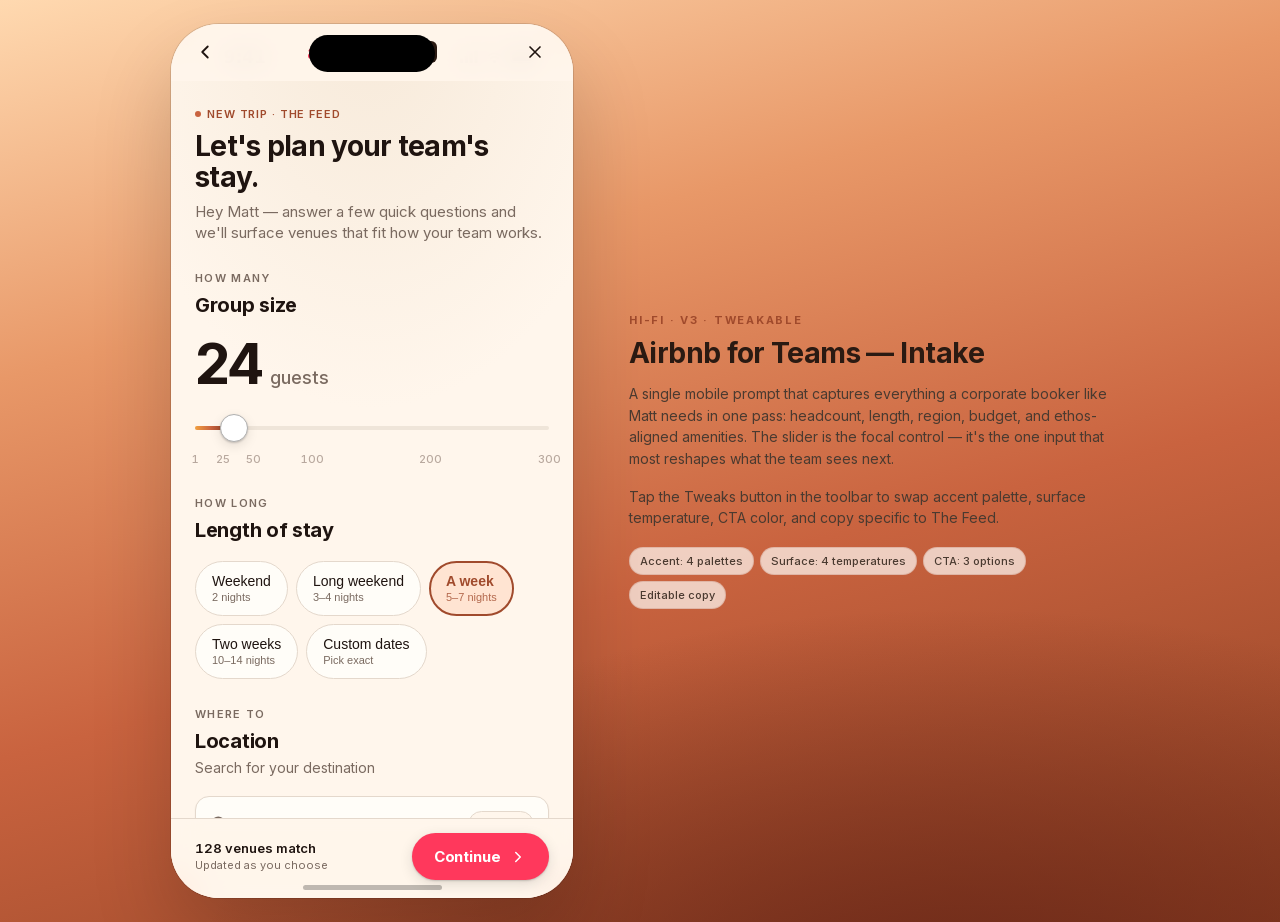
<file: airbnb-for-teams/index.html>
<!DOCTYPE html>
<html lang="en">
<head>
  <meta charset="utf-8" />
  <meta name="viewport" content="width=device-width, initial-scale=1" />
  <title>Airbnb for Teams · Intake</title>

  <!-- Self-hosted Inter + app styles -->
  <link rel="stylesheet" href="css/fonts.css" />
  <link rel="stylesheet" href="css/app.css" />

  <!-- Vendored libraries (exact versions from the original bundle; run offline) -->
  <script src="vendor/lucide.js"></script>
  <script src="vendor/react.development.js"></script>
  <script src="vendor/react-dom.development.js"></script>
  <script src="vendor/babel.standalone.js"></script>
</head>
<body>
  <div id="root"></div>

  <!-- Image registry, must load before the app source that reads window.__resources -->
  <script src="resources.js"></script>

  <!-- App source (JSX, transformed in-browser by Babel). Order matters:
       shared components are defined first; intake.jsx mounts the app. -->
  <script type="text/babel" src="src/ios-device.jsx"></script>
  <script type="text/babel" src="src/tweaks-panel.jsx"></script>
  <script type="text/babel" src="src/intake.jsx"></script>
  <script type="text/babel" src="src/results.jsx"></script>
</body>
</html>
</file>
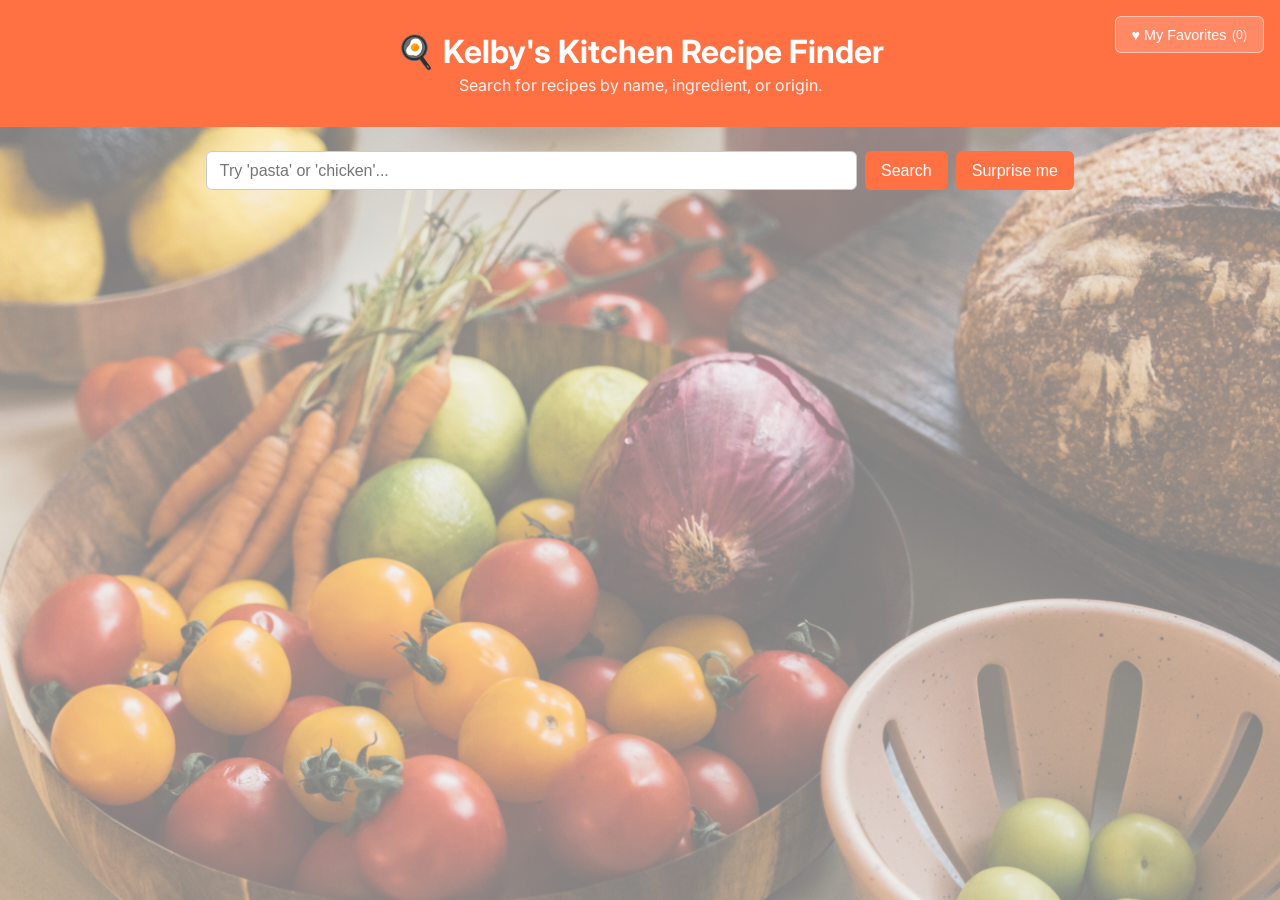
<file: Claude Recipe/index.html>
<!DOCTYPE html>
<html lang="en">
<head>
  <meta charset="UTF-8" />
  <meta name="viewport" content="width=device-width, initial-scale=1.0" />
  <title>Recipe Finder</title>
  <link rel="preconnect" href="https://fonts.googleapis.com" />
  <link rel="preconnect" href="https://fonts.gstatic.com" crossorigin />
  <link href="https://fonts.googleapis.com/css2?family=Inter:wght@400;500;600;700&display=swap" rel="stylesheet" />
  <link rel="stylesheet" href="style.css" />
</head>
<body>
  <header>
    <button id="favorites-btn" class="favorites-btn" aria-label="View my favorites">
      ♥ My Favorites <span id="favorites-count">(0)</span>
    </button>
    <h1>🍳 Kelby's Kitchen Recipe Finder</h1>
    <p>Search for recipes by name, ingredient, or origin.</p>
  </header>

  <main>
    <!-- Search controls -->
    <section class="controls">
      <input id="search-input" type="text" placeholder="Try 'pasta' or 'chicken'..." />
      <button id="search-btn">Search</button>
      <button id="surprise-btn">Surprise me</button>
    </section>

    <!-- Saved favorites. Hidden until the user opens "My Favorites". -->
    <section id="favorites" class="favorites" hidden>
      <h2>My Favorites</h2>
      <div id="favorites-grid" class="results"></div>
    </section>

    <!-- Suggestions appear here after the first search. Hidden until then. -->
    <section id="suggestions" class="suggestions" hidden>
      <h2 id="suggestions-title">Suggested for you</h2>
      <div id="suggestions-grid" class="results"></div>
    </section>

    <!-- Search results will be injected here by JavaScript -->
    <section id="results" class="results"></section>
  </main>

  <!-- The full-recipe panel. Starts hidden; JS reveals it when a card is clicked.
       It can be docked (right), fullscreen, or minimized to a tab below. -->
  <aside id="recipe-panel" class="recipe-panel" hidden>
    <div class="panel-toolbar">
      <button id="panel-fullscreen" title="Toggle full screen">⤢</button>
      <button id="panel-minimize" title="Minimize">—</button>
      <button id="panel-close" title="Close">✕</button>
    </div>
    <div id="panel-content" class="panel-content"></div>
  </aside>

  <!-- Minimized recipes live here as tabs (LinkedIn-style), max 5. -->
  <div id="min-tray" class="min-tray"></div>

  <script src="script.js"></script>
</body>
</html>
</file>
<file: airbnb-for-teams/css/fonts.css>
/* cyrillic-ext */
@font-face {
  font-family: 'Inter';
  font-style: normal;
  font-weight: 400;
  font-display: swap;
  src: url("../assets/fonts/e7ab662f-303e-4e3a-8a1b-7a45aceaa689.woff2") format('woff2');
  unicode-range: U+0460-052F, U+1C80-1C8A, U+20B4, U+2DE0-2DFF, U+A640-A69F, U+FE2E-FE2F;
}
/* cyrillic */
@font-face {
  font-family: 'Inter';
  font-style: normal;
  font-weight: 400;
  font-display: swap;
  src: url("../assets/fonts/0805dc49-d5e9-4986-9e02-6c22b9257687.woff2") format('woff2');
  unicode-range: U+0301, U+0400-045F, U+0490-0491, U+04B0-04B1, U+2116;
}
/* greek-ext */
@font-face {
  font-family: 'Inter';
  font-style: normal;
  font-weight: 400;
  font-display: swap;
  src: url("../assets/fonts/2da178cf-9687-404d-bc00-9e70038fc8e7.woff2") format('woff2');
  unicode-range: U+1F00-1FFF;
}
/* greek */
@font-face {
  font-family: 'Inter';
  font-style: normal;
  font-weight: 400;
  font-display: swap;
  src: url("../assets/fonts/46f40cbf-9b31-4c74-ab98-2c0df5e0f033.woff2") format('woff2');
  unicode-range: U+0370-0377, U+037A-037F, U+0384-038A, U+038C, U+038E-03A1, U+03A3-03FF;
}
/* vietnamese */
@font-face {
  font-family: 'Inter';
  font-style: normal;
  font-weight: 400;
  font-display: swap;
  src: url("../assets/fonts/9a3a97b7-56a4-4a21-b585-9a3e017c01bc.woff2") format('woff2');
  unicode-range: U+0102-0103, U+0110-0111, U+0128-0129, U+0168-0169, U+01A0-01A1, U+01AF-01B0, U+0300-0301, U+0303-0304, U+0308-0309, U+0323, U+0329, U+1EA0-1EF9, U+20AB;
}
/* latin-ext */
@font-face {
  font-family: 'Inter';
  font-style: normal;
  font-weight: 400;
  font-display: swap;
  src: url("../assets/fonts/9c7a17d1-f5f1-4b01-b59e-63bbc947c928.woff2") format('woff2');
  unicode-range: U+0100-02BA, U+02BD-02C5, U+02C7-02CC, U+02CE-02D7, U+02DD-02FF, U+0304, U+0308, U+0329, U+1D00-1DBF, U+1E00-1E9F, U+1EF2-1EFF, U+2020, U+20A0-20AB, U+20AD-20C0, U+2113, U+2C60-2C7F, U+A720-A7FF;
}
/* latin */
@font-face {
  font-family: 'Inter';
  font-style: normal;
  font-weight: 400;
  font-display: swap;
  src: url("../assets/fonts/c3c7fbcd-0c28-435d-b5f3-9c5204b5d983.woff2") format('woff2');
  unicode-range: U+0000-00FF, U+0131, U+0152-0153, U+02BB-02BC, U+02C6, U+02DA, U+02DC, U+0304, U+0308, U+0329, U+2000-206F, U+20AC, U+2122, U+2191, U+2193, U+2212, U+2215, U+FEFF, U+FFFD;
}
/* cyrillic-ext */
@font-face {
  font-family: 'Inter';
  font-style: normal;
  font-weight: 500;
  font-display: swap;
  src: url("../assets/fonts/e7ab662f-303e-4e3a-8a1b-7a45aceaa689.woff2") format('woff2');
  unicode-range: U+0460-052F, U+1C80-1C8A, U+20B4, U+2DE0-2DFF, U+A640-A69F, U+FE2E-FE2F;
}
/* cyrillic */
@font-face {
  font-family: 'Inter';
  font-style: normal;
  font-weight: 500;
  font-display: swap;
  src: url("../assets/fonts/0805dc49-d5e9-4986-9e02-6c22b9257687.woff2") format('woff2');
  unicode-range: U+0301, U+0400-045F, U+0490-0491, U+04B0-04B1, U+2116;
}
/* greek-ext */
@font-face {
  font-family: 'Inter';
  font-style: normal;
  font-weight: 500;
  font-display: swap;
  src: url("../assets/fonts/2da178cf-9687-404d-bc00-9e70038fc8e7.woff2") format('woff2');
  unicode-range: U+1F00-1FFF;
}
/* greek */
@font-face {
  font-family: 'Inter';
  font-style: normal;
  font-weight: 500;
  font-display: swap;
  src: url("../assets/fonts/46f40cbf-9b31-4c74-ab98-2c0df5e0f033.woff2") format('woff2');
  unicode-range: U+0370-0377, U+037A-037F, U+0384-038A, U+038C, U+038E-03A1, U+03A3-03FF;
}
/* vietnamese */
@font-face {
  font-family: 'Inter';
  font-style: normal;
  font-weight: 500;
  font-display: swap;
  src: url("../assets/fonts/9a3a97b7-56a4-4a21-b585-9a3e017c01bc.woff2") format('woff2');
  unicode-range: U+0102-0103, U+0110-0111, U+0128-0129, U+0168-0169, U+01A0-01A1, U+01AF-01B0, U+0300-0301, U+0303-0304, U+0308-0309, U+0323, U+0329, U+1EA0-1EF9, U+20AB;
}
/* latin-ext */
@font-face {
  font-family: 'Inter';
  font-style: normal;
  font-weight: 500;
  font-display: swap;
  src: url("../assets/fonts/9c7a17d1-f5f1-4b01-b59e-63bbc947c928.woff2") format('woff2');
  unicode-range: U+0100-02BA, U+02BD-02C5, U+02C7-02CC, U+02CE-02D7, U+02DD-02FF, U+0304, U+0308, U+0329, U+1D00-1DBF, U+1E00-1E9F, U+1EF2-1EFF, U+2020, U+20A0-20AB, U+20AD-20C0, U+2113, U+2C60-2C7F, U+A720-A7FF;
}
/* latin */
@font-face {
  font-family: 'Inter';
  font-style: normal;
  font-weight: 500;
  font-display: swap;
  src: url("../assets/fonts/c3c7fbcd-0c28-435d-b5f3-9c5204b5d983.woff2") format('woff2');
  unicode-range: U+0000-00FF, U+0131, U+0152-0153, U+02BB-02BC, U+02C6, U+02DA, U+02DC, U+0304, U+0308, U+0329, U+2000-206F, U+20AC, U+2122, U+2191, U+2193, U+2212, U+2215, U+FEFF, U+FFFD;
}
/* cyrillic-ext */
@font-face {
  font-family: 'Inter';
  font-style: normal;
  font-weight: 600;
  font-display: swap;
  src: url("../assets/fonts/e7ab662f-303e-4e3a-8a1b-7a45aceaa689.woff2") format('woff2');
  unicode-range: U+0460-052F, U+1C80-1C8A, U+20B4, U+2DE0-2DFF, U+A640-A69F, U+FE2E-FE2F;
}
/* cyrillic */
@font-face {
  font-family: 'Inter';
  font-style: normal;
  font-weight: 600;
  font-display: swap;
  src: url("../assets/fonts/0805dc49-d5e9-4986-9e02-6c22b9257687.woff2") format('woff2');
  unicode-range: U+0301, U+0400-045F, U+0490-0491, U+04B0-04B1, U+2116;
}
/* greek-ext */
@font-face {
  font-family: 'Inter';
  font-style: normal;
  font-weight: 600;
  font-display: swap;
  src: url("../assets/fonts/2da178cf-9687-404d-bc00-9e70038fc8e7.woff2") format('woff2');
  unicode-range: U+1F00-1FFF;
}
/* greek */
@font-face {
  font-family: 'Inter';
  font-style: normal;
  font-weight: 600;
  font-display: swap;
  src: url("../assets/fonts/46f40cbf-9b31-4c74-ab98-2c0df5e0f033.woff2") format('woff2');
  unicode-range: U+0370-0377, U+037A-037F, U+0384-038A, U+038C, U+038E-03A1, U+03A3-03FF;
}
/* vietnamese */
@font-face {
  font-family: 'Inter';
  font-style: normal;
  font-weight: 600;
  font-display: swap;
  src: url("../assets/fonts/9a3a97b7-56a4-4a21-b585-9a3e017c01bc.woff2") format('woff2');
  unicode-range: U+0102-0103, U+0110-0111, U+0128-0129, U+0168-0169, U+01A0-01A1, U+01AF-01B0, U+0300-0301, U+0303-0304, U+0308-0309, U+0323, U+0329, U+1EA0-1EF9, U+20AB;
}
/* latin-ext */
@font-face {
  font-family: 'Inter';
  font-style: normal;
  font-weight: 600;
  font-display: swap;
  src: url("../assets/fonts/9c7a17d1-f5f1-4b01-b59e-63bbc947c928.woff2") format('woff2');
  unicode-range: U+0100-02BA, U+02BD-02C5, U+02C7-02CC, U+02CE-02D7, U+02DD-02FF, U+0304, U+0308, U+0329, U+1D00-1DBF, U+1E00-1E9F, U+1EF2-1EFF, U+2020, U+20A0-20AB, U+20AD-20C0, U+2113, U+2C60-2C7F, U+A720-A7FF;
}
/* latin */
@font-face {
  font-family: 'Inter';
  font-style: normal;
  font-weight: 600;
  font-display: swap;
  src: url("../assets/fonts/c3c7fbcd-0c28-435d-b5f3-9c5204b5d983.woff2") format('woff2');
  unicode-range: U+0000-00FF, U+0131, U+0152-0153, U+02BB-02BC, U+02C6, U+02DA, U+02DC, U+0304, U+0308, U+0329, U+2000-206F, U+20AC, U+2122, U+2191, U+2193, U+2212, U+2215, U+FEFF, U+FFFD;
}
/* cyrillic-ext */
@font-face {
  font-family: 'Inter';
  font-style: normal;
  font-weight: 700;
  font-display: swap;
  src: url("../assets/fonts/e7ab662f-303e-4e3a-8a1b-7a45aceaa689.woff2") format('woff2');
  unicode-range: U+0460-052F, U+1C80-1C8A, U+20B4, U+2DE0-2DFF, U+A640-A69F, U+FE2E-FE2F;
}
/* cyrillic */
@font-face {
  font-family: 'Inter';
  font-style: normal;
  font-weight: 700;
  font-display: swap;
  src: url("../assets/fonts/0805dc49-d5e9-4986-9e02-6c22b9257687.woff2") format('woff2');
  unicode-range: U+0301, U+0400-045F, U+0490-0491, U+04B0-04B1, U+2116;
}
/* greek-ext */
@font-face {
  font-family: 'Inter';
  font-style: normal;
  font-weight: 700;
  font-display: swap;
  src: url("../assets/fonts/2da178cf-9687-404d-bc00-9e70038fc8e7.woff2") format('woff2');
  unicode-range: U+1F00-1FFF;
}
/* greek */
@font-face {
  font-family: 'Inter';
  font-style: normal;
  font-weight: 700;
  font-display: swap;
  src: url("../assets/fonts/46f40cbf-9b31-4c74-ab98-2c0df5e0f033.woff2") format('woff2');
  unicode-range: U+0370-0377, U+037A-037F, U+0384-038A, U+038C, U+038E-03A1, U+03A3-03FF;
}
/* vietnamese */
@font-face {
  font-family: 'Inter';
  font-style: normal;
  font-weight: 700;
  font-display: swap;
  src: url("../assets/fonts/9a3a97b7-56a4-4a21-b585-9a3e017c01bc.woff2") format('woff2');
  unicode-range: U+0102-0103, U+0110-0111, U+0128-0129, U+0168-0169, U+01A0-01A1, U+01AF-01B0, U+0300-0301, U+0303-0304, U+0308-0309, U+0323, U+0329, U+1EA0-1EF9, U+20AB;
}
/* latin-ext */
@font-face {
  font-family: 'Inter';
  font-style: normal;
  font-weight: 700;
  font-display: swap;
  src: url("../assets/fonts/9c7a17d1-f5f1-4b01-b59e-63bbc947c928.woff2") format('woff2');
  unicode-range: U+0100-02BA, U+02BD-02C5, U+02C7-02CC, U+02CE-02D7, U+02DD-02FF, U+0304, U+0308, U+0329, U+1D00-1DBF, U+1E00-1E9F, U+1EF2-1EFF, U+2020, U+20A0-20AB, U+20AD-20C0, U+2113, U+2C60-2C7F, U+A720-A7FF;
}
/* latin */
@font-face {
  font-family: 'Inter';
  font-style: normal;
  font-weight: 700;
  font-display: swap;
  src: url("../assets/fonts/c3c7fbcd-0c28-435d-b5f3-9c5204b5d983.woff2") format('woff2');
  unicode-range: U+0000-00FF, U+0131, U+0152-0153, U+02BB-02BC, U+02C6, U+02DA, U+02DC, U+0304, U+0308, U+0329, U+2000-206F, U+20AC, U+2122, U+2191, U+2193, U+2212, U+2215, U+FEFF, U+FFFD;
}
/* cyrillic-ext */
@font-face {
  font-family: 'Inter';
  font-style: normal;
  font-weight: 800;
  font-display: swap;
  src: url("../assets/fonts/e7ab662f-303e-4e3a-8a1b-7a45aceaa689.woff2") format('woff2');
  unicode-range: U+0460-052F, U+1C80-1C8A, U+20B4, U+2DE0-2DFF, U+A640-A69F, U+FE2E-FE2F;
}
/* cyrillic */
@font-face {
  font-family: 'Inter';
  font-style: normal;
  font-weight: 800;
  font-display: swap;
  src: url("../assets/fonts/0805dc49-d5e9-4986-9e02-6c22b9257687.woff2") format('woff2');
  unicode-range: U+0301, U+0400-045F, U+0490-0491, U+04B0-04B1, U+2116;
}
/* greek-ext */
@font-face {
  font-family: 'Inter';
  font-style: normal;
  font-weight: 800;
  font-display: swap;
  src: url("../assets/fonts/2da178cf-9687-404d-bc00-9e70038fc8e7.woff2") format('woff2');
  unicode-range: U+1F00-1FFF;
}
/* greek */
@font-face {
  font-family: 'Inter';
  font-style: normal;
  font-weight: 800;
  font-display: swap;
  src: url("../assets/fonts/46f40cbf-9b31-4c74-ab98-2c0df5e0f033.woff2") format('woff2');
  unicode-range: U+0370-0377, U+037A-037F, U+0384-038A, U+038C, U+038E-03A1, U+03A3-03FF;
}
/* vietnamese */
@font-face {
  font-family: 'Inter';
  font-style: normal;
  font-weight: 800;
  font-display: swap;
  src: url("../assets/fonts/9a3a97b7-56a4-4a21-b585-9a3e017c01bc.woff2") format('woff2');
  unicode-range: U+0102-0103, U+0110-0111, U+0128-0129, U+0168-0169, U+01A0-01A1, U+01AF-01B0, U+0300-0301, U+0303-0304, U+0308-0309, U+0323, U+0329, U+1EA0-1EF9, U+20AB;
}
/* latin-ext */
@font-face {
  font-family: 'Inter';
  font-style: normal;
  font-weight: 800;
  font-display: swap;
  src: url("../assets/fonts/9c7a17d1-f5f1-4b01-b59e-63bbc947c928.woff2") format('woff2');
  unicode-range: U+0100-02BA, U+02BD-02C5, U+02C7-02CC, U+02CE-02D7, U+02DD-02FF, U+0304, U+0308, U+0329, U+1D00-1DBF, U+1E00-1E9F, U+1EF2-1EFF, U+2020, U+20A0-20AB, U+20AD-20C0, U+2113, U+2C60-2C7F, U+A720-A7FF;
}
/* latin */
@font-face {
  font-family: 'Inter';
  font-style: normal;
  font-weight: 800;
  font-display: swap;
  src: url("../assets/fonts/c3c7fbcd-0c28-435d-b5f3-9c5204b5d983.woff2") format('woff2');
  unicode-range: U+0000-00FF, U+0131, U+0152-0153, U+02BB-02BC, U+02C6, U+02DA, U+02DC, U+0304, U+0308, U+0329, U+2000-206F, U+20AC, U+2122, U+2191, U+2193, U+2212, U+2215, U+FEFF, U+FFFD;
}
/* cyrillic-ext */
@font-face {
  font-family: 'Inter';
  font-style: normal;
  font-weight: 900;
  font-display: swap;
  src: url("../assets/fonts/e7ab662f-303e-4e3a-8a1b-7a45aceaa689.woff2") format('woff2');
  unicode-range: U+0460-052F, U+1C80-1C8A, U+20B4, U+2DE0-2DFF, U+A640-A69F, U+FE2E-FE2F;
}
/* cyrillic */
@font-face {
  font-family: 'Inter';
  font-style: normal;
  font-weight: 900;
  font-display: swap;
  src: url("../assets/fonts/0805dc49-d5e9-4986-9e02-6c22b9257687.woff2") format('woff2');
  unicode-range: U+0301, U+0400-045F, U+0490-0491, U+04B0-04B1, U+2116;
}
/* greek-ext */
@font-face {
  font-family: 'Inter';
  font-style: normal;
  font-weight: 900;
  font-display: swap;
  src: url("../assets/fonts/2da178cf-9687-404d-bc00-9e70038fc8e7.woff2") format('woff2');
  unicode-range: U+1F00-1FFF;
}
/* greek */
@font-face {
  font-family: 'Inter';
  font-style: normal;
  font-weight: 900;
  font-display: swap;
  src: url("../assets/fonts/46f40cbf-9b31-4c74-ab98-2c0df5e0f033.woff2") format('woff2');
  unicode-range: U+0370-0377, U+037A-037F, U+0384-038A, U+038C, U+038E-03A1, U+03A3-03FF;
}
/* vietnamese */
@font-face {
  font-family: 'Inter';
  font-style: normal;
  font-weight: 900;
  font-display: swap;
  src: url("../assets/fonts/9a3a97b7-56a4-4a21-b585-9a3e017c01bc.woff2") format('woff2');
  unicode-range: U+0102-0103, U+0110-0111, U+0128-0129, U+0168-0169, U+01A0-01A1, U+01AF-01B0, U+0300-0301, U+0303-0304, U+0308-0309, U+0323, U+0329, U+1EA0-1EF9, U+20AB;
}
/* latin-ext */
@font-face {
  font-family: 'Inter';
  font-style: normal;
  font-weight: 900;
  font-display: swap;
  src: url("../assets/fonts/9c7a17d1-f5f1-4b01-b59e-63bbc947c928.woff2") format('woff2');
  unicode-range: U+0100-02BA, U+02BD-02C5, U+02C7-02CC, U+02CE-02D7, U+02DD-02FF, U+0304, U+0308, U+0329, U+1D00-1DBF, U+1E00-1E9F, U+1EF2-1EFF, U+2020, U+20A0-20AB, U+20AD-20C0, U+2113, U+2C60-2C7F, U+A720-A7FF;
}
/* latin */
@font-face {
  font-family: 'Inter';
  font-style: normal;
  font-weight: 900;
  font-display: swap;
  src: url("../assets/fonts/c3c7fbcd-0c28-435d-b5f3-9c5204b5d983.woff2") format('woff2');
  unicode-range: U+0000-00FF, U+0131, U+0152-0153, U+02BB-02BC, U+02C6, U+02DA, U+02DC, U+0304, U+0308, U+0329, U+2000-206F, U+20AC, U+2122, U+2191, U+2193, U+2212, U+2215, U+FEFF, U+FFFD;
}
</file>
<file: airbnb-for-teams/css/app.css>
:root {
    --rausch: #FF385C;
    --rausch-dark: #E61E4D;
    --ink: #222222;
    --ink-2: #6A6A6A;
    --mute: #B0B0B0;
    --border: #DDDDDD;
    --border-soft: #EBEBEB;
    --surface: #FFFFFF;
    --surface-2: #F7F7F7;
    --teams-ink: #161616;
    --teams-glow: #2347E6;
  }
  html, body { margin: 0; padding: 0; }
  body {
    background:
      radial-gradient(110% 80% at 75% 110%, #6B2818 0%, transparent 55%),
      linear-gradient(165deg, #FFD9B0 0%, #E89868 30%, #C9633F 60%, #8C3F22 100%);
    min-height: 100vh;
    display: flex; align-items: center; justify-content: center;
    font-family: 'Inter', -apple-system, BlinkMacSystemFont, system-ui, sans-serif;
    color: var(--ink);
    -webkit-font-smoothing: antialiased;
    padding: 24px;
    box-sizing: border-box;
  }
  * { box-sizing: border-box; }

  /* Workspace layout: device on left, design notes on right */
  .workspace {
    display: grid;
    grid-template-columns: auto 1fr;
    gap: 56px;
    align-items: center;
    max-width: 1400px;
    width: 100%;
  }
  @media (max-width: 1100px) {
    .workspace { grid-template-columns: 1fr; gap: 32px; }
    .notes { display: none; }
  }

  .notes {
    color: #2a2a2a;
    max-width: 480px;
  }
  .notes .eyebrow {
    font-family: 'Inter', sans-serif;
    font-size: 11px; letter-spacing: 0.16em; text-transform: uppercase;
    color: #A04A2C; font-weight: 700; margin-bottom: 10px;
  }
  .notes h2 { font-size: 28px; line-height: 1.15; font-weight: 700; margin: 0 0 14px; letter-spacing: -0.02em; color: #2A1A12; }
  .notes p { font-size: 14px; line-height: 1.55; color: #4A3A30; margin: 0 0 16px; }
  .notes .pill-row { display: flex; flex-wrap: wrap; gap: 6px; margin-top: 18px; }
  .notes .pill {
    font-size: 11px; padding: 6px 10px; border-radius: 999px;
    background: rgba(255, 253, 248, 0.7); border: 1px solid rgba(160, 74, 44, 0.18); color: #4A3A30; font-weight: 500;
  }

  /* Hide scrollbar inside device */
  .device-scroll::-webkit-scrollbar { width: 0; height: 0; }
  .device-scroll { scrollbar-width: none; }
  .h-scroll::-webkit-scrollbar { display: none; }
  .h-scroll { scrollbar-width: none; }

  /* Slider native reset */
  input[type=range].abnb-range {
    -webkit-appearance: none; appearance: none;
    background: transparent;
    width: 100%;
    margin: 0; padding: 0;
    pointer-events: none;
    position: absolute; inset: 0;
    height: 100%;
  }
  input[type=range].abnb-range::-webkit-slider-thumb {
    -webkit-appearance: none; appearance: none;
    width: 28px; height: 28px; border-radius: 999px;
    background: #fff; border: 1px solid #B0B0B0;
    box-shadow: 0 1px 2px rgba(0,0,0,0.18), 0 4px 12px rgba(0,0,0,0.10);
    cursor: grab;
    pointer-events: auto;
  }
  input[type=range].abnb-range::-moz-range-thumb {
    width: 28px; height: 28px; border-radius: 999px;
    background: #fff; border: 1px solid #B0B0B0;
    box-shadow: 0 1px 2px rgba(0,0,0,0.18), 0 4px 12px rgba(0,0,0,0.10);
    cursor: grab;
    pointer-events: auto;
  }
  input[type=range].abnb-range::-webkit-slider-thumb:active { cursor: grabbing; }

  /* Continue button press feedback */
  .cta {
    transition: transform 120ms cubic-bezier(.32,.72,0,1), background 120ms;
  }
  .cta:active { transform: scale(0.98); }

  /* Chip press */
  .chip { transition: all 140ms cubic-bezier(.32,.72,0,1); }
  .chip:active { transform: scale(0.97); }

  /* Region card press */
  .region-card { transition: transform 160ms cubic-bezier(.32,.72,0,1), box-shadow 160ms; }
  .region-card:active { transform: scale(0.97); }
</file>
<file: Claude Recipe/style.css>
/* ---- Basic reset & page layout ---- */
* {
  box-sizing: border-box;
}

body {
  font-family: "Inter", system-ui, -apple-system, Arial, sans-serif;
  margin: 0;
  color: #222;
  /* Fixed, full-cover photo background with a light wash on top so text
     stays readable. #fafafa is the fallback while the image loads. */
  background-color: #fafafa;
  background-image:
    linear-gradient(rgba(250, 250, 250, 0.5), rgba(250, 250, 250, 0.5)),
    url("BackgroundforRecipePrototype.jpg");
  background-position: center, center;
  background-size: cover, cover;
  background-repeat: no-repeat, no-repeat;
  background-attachment: fixed, fixed;
}

header {
  position: relative;
  text-align: center;
  padding: 2rem 1rem;
  background: #ff7043;
  color: white;
}

/* "My Favorites" sits in the upper-right corner of the header. */
.favorites-btn {
  position: absolute;
  top: 1rem;
  right: 1rem;
  display: inline-flex;
  align-items: center;
  gap: 0.35rem;
  background: rgba(255, 255, 255, 0.18);
  border: 1px solid rgba(255, 255, 255, 0.5);
  font-size: 0.9rem;
}

.favorites-btn:hover {
  background: rgba(255, 255, 255, 0.32);
}

.favorites-btn #favorites-count {
  opacity: 0.85;
  font-size: 0.85em;
}

header h1 {
  margin: 0 0 0.25rem;
}

header p {
  margin: 0;
  opacity: 0.9;
}

main {
  max-width: 900px;
  margin: 0 auto;
  padding: 1.5rem 1rem;
}

/* ---- Search controls ---- */
.controls {
  display: flex;
  gap: 0.5rem;
  flex-wrap: wrap;
  margin-bottom: 1.5rem;
}

#search-input {
  flex: 1;
  min-width: 200px;
  padding: 0.6rem 0.8rem;
  font-size: 1rem;
  border: 1px solid #ccc;
  border-radius: 6px;
}

button {
  padding: 0.6rem 1rem;
  font-size: 1rem;
  border: none;
  border-radius: 6px;
  background: #ff7043;
  color: white;
  cursor: pointer;
}

button:hover {
  background: #f4511e;
}

/* ---- Recipe panel ---- */
/* When the panel is docked, shrink main so the cards "shift left". */
body.panel-open main {
  margin-right: 420px;
}

/* The `hidden` attribute must win over the display rule below, otherwise
   `display: flex` keeps the panel on screen even when JS sets hidden=true
   (so Close/minimize can't actually hide it). */
.recipe-panel[hidden] {
  display: none;
}

.recipe-panel {
  position: fixed;
  top: 0;
  right: 0;
  bottom: 0;
  width: 400px;
  background: white;
  box-shadow: -2px 0 12px rgba(0, 0, 0, 0.15);
  display: flex;
  flex-direction: column;
  z-index: 50;
}

/* Fullscreen state simply stretches the panel across the whole window. */
.recipe-panel.fullscreen {
  width: 100%;
}

/* When expanded the panel is the full window width, so keep the content in a
   readable centered column and stop the hero image from blowing up. */
.recipe-panel.fullscreen .panel-content {
  width: 100%;
  max-width: 760px;
  margin: 0 auto;
}

.recipe-panel.fullscreen .panel-img {
  max-width: 420px;
  max-height: 320px;
  object-fit: cover;
  margin: 0 auto;
}

.panel-toolbar {
  display: flex;
  justify-content: flex-end;
  gap: 0.25rem;
  padding: 0.5rem;
  background: #ff7043;
  flex-shrink: 0;
}

.panel-toolbar button {
  background: rgba(255, 255, 255, 0.2);
  padding: 0.3rem 0.6rem;
  font-size: 0.9rem;
}

.panel-toolbar button:hover {
  background: rgba(255, 255, 255, 0.4);
}

.panel-content {
  overflow-y: auto;
  padding: 1.25rem;
}

.panel-img {
  width: 100%;
  border-radius: 8px;
  display: block;
}

.panel-meta {
  color: #888;
  margin-top: 0.25rem;
}

.ingredient-list {
  list-style: none;
  padding: 0;
}

.ingredient-list li {
  display: flex;
  justify-content: space-between;
  padding: 0.35rem 0;
  border-bottom: 1px solid #eee;
}

.ingredient-list .measure {
  color: #888;
  white-space: nowrap;
  padding-left: 1rem;
}

.instructions p {
  line-height: 1.55;
}

/* ---- Minimized tray (LinkedIn-style tabs) ---- */
.min-tray {
  position: fixed;
  bottom: 0;
  right: 1rem;
  display: flex;
  gap: 0.5rem;
  z-index: 60;
}

.min-tab {
  display: flex;
  align-items: center;
  gap: 0.4rem;
  background: white;
  border: 1px solid #ddd;
  border-bottom: none;
  border-radius: 8px 8px 0 0;
  padding: 0.4rem 0.6rem;
  max-width: 180px;
  cursor: pointer;
  box-shadow: 0 -2px 8px rgba(0, 0, 0, 0.1);
}

.min-tab img {
  width: 28px;
  height: 28px;
  border-radius: 4px;
  object-fit: cover;
  flex-shrink: 0;
}

.min-tab-title {
  font-size: 0.85rem;
  white-space: nowrap;
  overflow: hidden;
  text-overflow: ellipsis;
}

.min-tab-close {
  background: transparent;
  color: #888;
  padding: 0 0.2rem;
  font-size: 0.8rem;
  flex-shrink: 0;
}

.min-tab-close:hover {
  background: transparent;
  color: #222;
}

/* On small screens the docked panel takes over the whole width. */
@media (max-width: 768px) {
  body.panel-open main {
    margin-right: 0;
  }
  .recipe-panel {
    width: 100%;
  }
}

/* ---- My Favorites ---- */
.favorites {
  margin-bottom: 2rem;
  padding-bottom: 1.5rem;
  border-bottom: 1px solid #eee;
}

.favorites h2 {
  font-size: 1.2rem;
  margin: 0 0 0.75rem;
  color: #444;
}

/* Span the whole row so the message isn't squeezed into one card's width. */
.favorites-empty {
  width: 100%;
  margin: 0;
  color: #666;
}

/* ---- Suggested for you ---- */
.suggestions {
  margin-bottom: 2rem;
  padding-bottom: 1.5rem;
  border-bottom: 1px solid #eee;
}

.suggestions h2 {
  font-size: 1.1rem;
  margin: 0 0 0.75rem;
  color: #555;
}

/* ---- Results grid ---- */
/* Flex (not grid) so a partial last row stays centered instead of skewing
   left. Cards are sized to fit 4 per row, accounting for the 3 gaps between. */
.results {
  display: flex;
  flex-wrap: wrap;
  justify-content: center;
  gap: 1rem;
}

.results .card {
  width: calc((100% - 3rem) / 4);
}

/* Narrower screens: drop to 2 per row, then 1, so cards never get cramped. */
@media (max-width: 768px) {
  .results .card {
    width: calc((100% - 1rem) / 2);
  }
}

@media (max-width: 480px) {
  .results .card {
    width: 100%;
  }
}

/* ---- Meal cards ---- */
.card {
  position: relative;
  background: white;
  border-radius: 8px;
  overflow: hidden;
  box-shadow: 0 1px 4px rgba(0, 0, 0, 0.12);
  cursor: pointer;
  transition: transform 0.1s ease, box-shadow 0.1s ease;
}

/* Heart-to-save button, overlaid on the top-right of each card's image. */
.fav-toggle {
  position: absolute;
  top: 0.5rem;
  right: 0.5rem;
  z-index: 2;
  width: 2rem;
  height: 2rem;
  padding: 0;
  display: flex;
  align-items: center;
  justify-content: center;
  border-radius: 50%;
  background: rgba(255, 255, 255, 0.9);
  color: #c0392b;
  font-size: 1.15rem;
  line-height: 1;
  box-shadow: 0 1px 4px rgba(0, 0, 0, 0.25);
}

.fav-toggle:hover {
  background: #fff;
  color: #e74c3c;
}

.fav-toggle.is-fav {
  color: #e74c3c;
}

.card:hover {
  transform: translateY(-3px);
  box-shadow: 0 4px 10px rgba(0, 0, 0, 0.18);
}

.card img {
  width: 100%;
  height: 160px;
  object-fit: cover;
  display: block;
}

.card h3 {
  margin: 0;
  padding: 0.75rem;
  font-size: 1rem;
}
</file>
